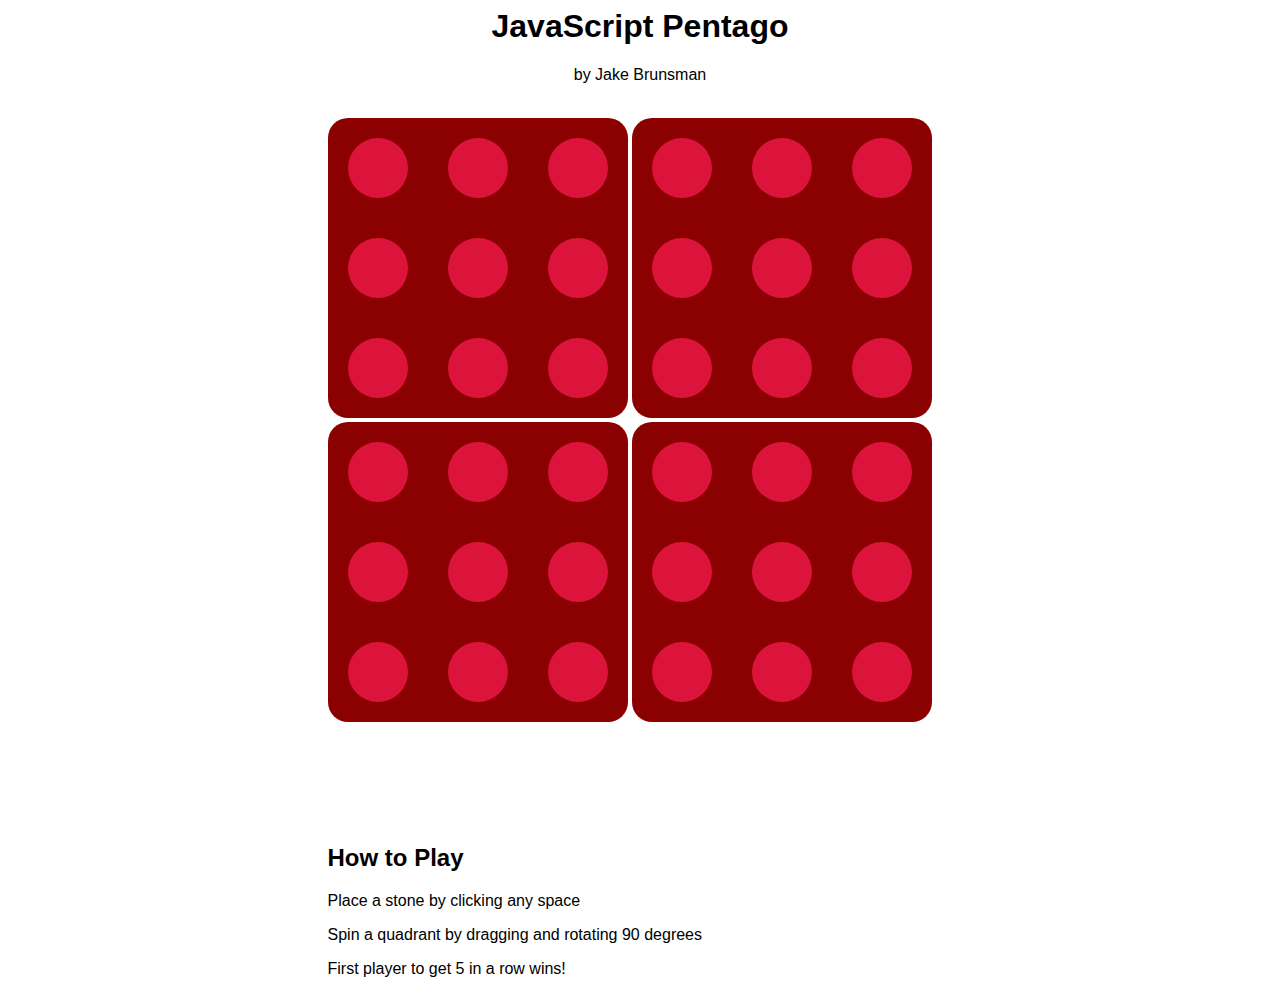
<file: index.html>
<html>
    <head>
        <meta charset="UTF-8"> 
        <title>Pentago Online</title>
        <style>
            body { background: white; }
            #board, #instructions { margin: auto; width: 625px; }
            #quad0, #quad1, #quad2, #quad3 { transform-origin: 50% 50%; }
            #alert { visibility: hidden; text-align: center; font-family: sans-serif; }
            #title { text-align: center; font-family: sans-serif; }
            #instructions { font-family: sans-serif; }
            .words { color: black; }
        </style>
    </head>
    <body>
        <div id="title" class="words">
            <h1>JavaScript Pentago</h1>
            <p>by Jake Brunsman</p>
        </div>
        <br>

        <div id="board">
            <svg id="quad0" class="quad" width="300" height="300" x="50" y="50">
                <rect rx="20" ry="20" width="300" height="300" fill="darkred"></rect>
                
                    <circle class="piece row0" cx="50" cy="50" r="30" fill="crimson" onmousedown="pieceClick(this, 0, 0, 0)"></circle>
                    <circle class="piece row0" cx="150" cy="50" r="30" fill="crimson" onmousedown="pieceClick(this, 0, 0, 1)"></circle>
                    <circle class="piece row0" cx="250" cy="50" r="30" fill="crimson" onmousedown="pieceClick(this, 0, 0, 2)"></circle>
                
                    <circle class="piece row1" cx="50" cy="150" r="30" fill="crimson" onmousedown="pieceClick(this, 0, 1, 0)"></circle>
                    <circle class="piece row1" cx="150" cy="150" r="30" fill="crimson" onmousedown="pieceClick(this, 0, 1, 1)"></circle>
                    <circle class="piece row1" cx="250" cy="150" r="30" fill="crimson" onmousedown="pieceClick(this, 0, 1, 2)"></circle>
                
                    <circle class="piece row2" cx="50" cy="250" r="30" fill="crimson" onmousedown="pieceClick(this, 0, 2, 0)"></circle>
                    <circle class="piece row2" cx="150" cy="250" r="30" fill="crimson" onmousedown="pieceClick(this, 0, 2, 1)"></circle>
                    <circle class="piece row2" cx="250" cy="250" r="30" fill="crimson" onmousedown="pieceClick(this, 0, 2, 2)"></circle>
            </svg>
                    
            <svg id="quad1" class="quad" width="300" height="300" x="351" y="50">
                <rect rx="20" ry="20" width="300" height="300" fill="darkred"></rect>
                
                    <circle class="piece row0" cx="50" cy="50" r="30" fill="crimson" onmousedown="pieceClick(this, 1, 0, 0)"></circle>
                    <circle class="piece row0" cx="150" cy="50" r="30" fill="crimson" onmousedown="pieceClick(this, 1, 0, 1)"></circle>
                    <circle class="piece row0" cx="250" cy="50" r="30" fill="crimson" onmousedown="pieceClick(this, 1, 0, 2)"></circle>
                
                    <circle class="piece row1" cx="50" cy="150" r="30" fill="crimson" onmousedown="pieceClick(this, 1, 1, 0)"></circle>
                    <circle class="piece row1" cx="150" cy="150" r="30" fill="crimson" onmousedown="pieceClick(this, 1, 1, 1)"></circle>
                    <circle class="piece row1" cx="250" cy="150" r="30" fill="crimson" onmousedown="pieceClick(this, 1, 1, 2)"></circle>
                
                    <circle class="piece row2" cx="50" cy="250" r="30" fill="crimson" onmousedown="pieceClick(this, 1, 2, 0)"></circle>
                    <circle class="piece row2" cx="150" cy="250" r="30" fill="crimson" onmousedown="pieceClick(this, 1, 2, 1)"></circle>
                    <circle class="piece row2" cx="250" cy="250" r="30" fill="crimson" onmousedown="pieceClick(this, 1, 2, 2)"></circle>
            </svg>

            <svg id="quad2" class="quad" width="300" height="300" x="50" y="351">
                <rect rx="20" ry="20" width="300" height="300" fill="darkred"></rect>
                
                    <circle class="piece row0" cx="50" cy="50" r="30" fill="crimson" onmousedown="pieceClick(this, 2, 0, 0)"></circle>
                    <circle class="piece row0" cx="150" cy="50" r="30" fill="crimson" onmousedown="pieceClick(this, 2, 0, 1)"></circle>
                    <circle class="piece row0" cx="250" cy="50" r="30" fill="crimson" onmousedown="pieceClick(this, 2, 0, 2)"></circle>
                
                    <circle class="piece row1" cx="50" cy="150" r="30" fill="crimson" onmousedown="pieceClick(this, 2, 1, 0)"></circle>
                    <circle class="piece row1" cx="150" cy="150" r="30" fill="crimson" onmousedown="pieceClick(this, 2, 1, 1)"></circle>
                    <circle class="piece row1" cx="250" cy="150" r="30" fill="crimson" onmousedown="pieceClick(this, 2, 1, 2)"></circle>
                
                    <circle class="piece row2" cx="50" cy="250" r="30" fill="crimson" onmousedown="pieceClick(this, 2, 2, 0)"></circle>
                    <circle class="piece row2" cx="150" cy="250" r="30" fill="crimson" onmousedown="pieceClick(this, 2, 2, 1)"></circle>
                    <circle class="piece row2" cx="250" cy="250" r="30" fill="crimson" onmousedown="pieceClick(this, 2, 2, 2)"></circle>
            </svg>

            <svg id="quad3" class="quad" width="300" height="300" x="351" y="351">
                <rect rx="20" ry="20" width="300" height="300" fill="darkred"></rect>
                
                    <circle class="piece row0" cx="50" cy="50" r="30" fill="crimson" onmousedown="pieceClick(this, 3, 0, 0)"></circle>
                    <circle class="piece row0" cx="150" cy="50" r="30" fill="crimson" onmousedown="pieceClick(this, 3, 0, 1)"></circle>
                    <circle class="piece row0" cx="250" cy="50" r="30" fill="crimson" onmousedown="pieceClick(this, 3, 0, 2)"></circle>
                
                    <circle class="piece row1" cx="50" cy="150" r="30" fill="crimson" onmousedown="pieceClick(this, 3, 1, 0)"></circle>
                    <circle class="piece row1" cx="150" cy="150" r="30" fill="crimson" onmousedown="pieceClick(this, 3, 1, 1)"></circle>
                    <circle class="piece row1" cx="250" cy="150" r="30" fill="crimson" onmousedown="pieceClick(this, 3, 1, 2)"></circle>
                
                    <circle class="piece row2" cx="50" cy="250" r="30" fill="crimson" onmousedown="pieceClick(this, 3, 2, 0)"></circle>
                    <circle class="piece row2" cx="150" cy="250" r="30" fill="crimson" onmousedown="pieceClick(this, 3, 2, 1)"></circle>
                    <circle class="piece row2" cx="250" cy="250" r="30" fill="crimson" onmousedown="pieceClick(this, 3, 2, 2)"></circle>
            </svg>
            
        </div>
        <div id="alert" class="words">
            <h1 id="alerttext">___ wins!</h1>
            <p>Click anywhere on the board to play again</p>
        </div>
        <script src="pentago.js"></script>
        <div id="instructions" class="words">
            <h2>
                How to Play
            </h2>
            <p>
                Place a stone by clicking any space
            </p>
            <p>
                Spin a quadrant by dragging and rotating 90 degrees
            </p>
            <p>
                First player to get 5 in a row wins!
            </p>
        </div>
    </body>
</html>
</file>
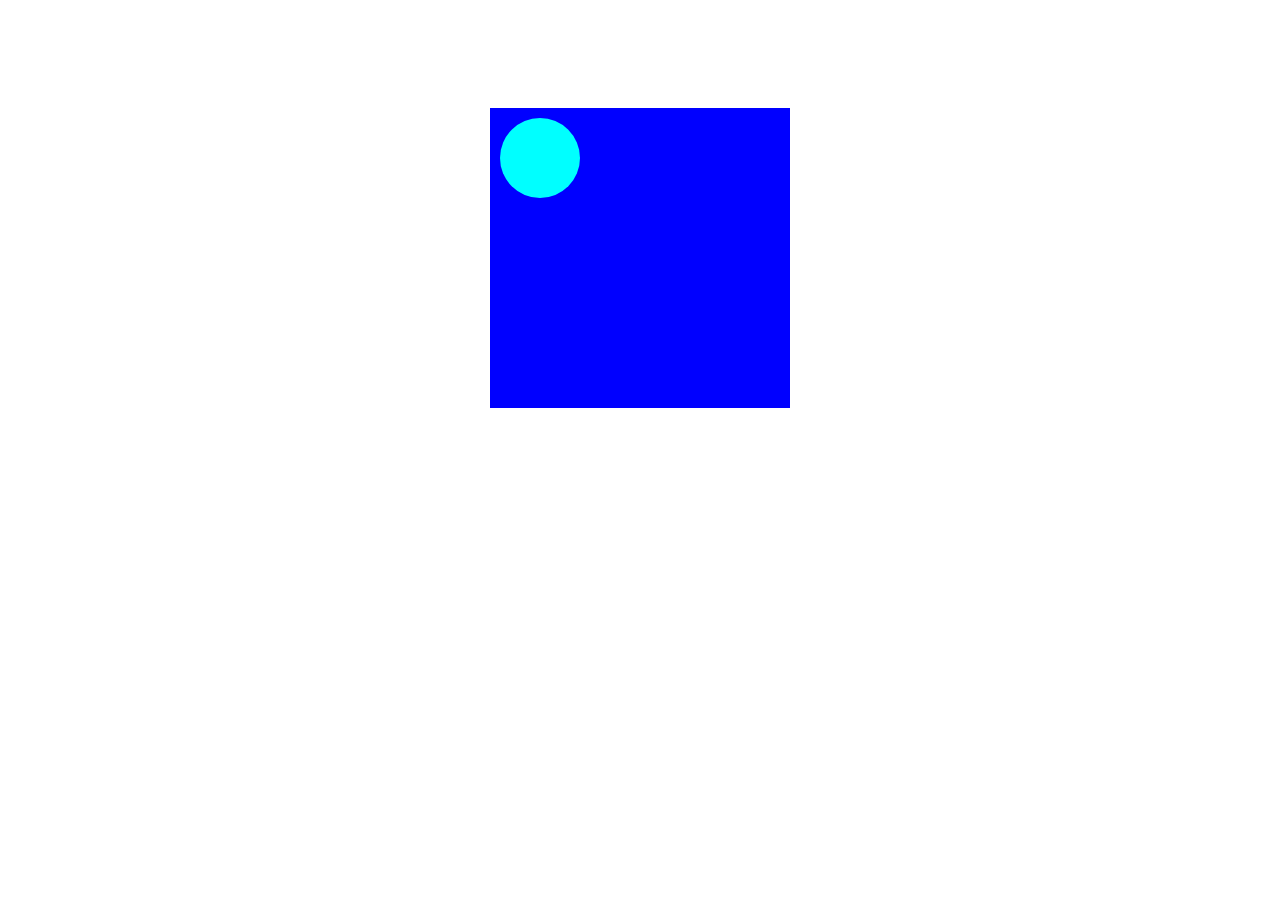
<file: rotate_final.html>
<html>
    <head>
        <style>
            #b { width: 500; margin: auto; transform-origin: 50% 50%; }
            
        </style>
        
    </head>
    <body>
        <div id="b">
            <svg width="500" height="500" id="a" class="quad">
                
                <rect width="300" height="300" x="100" y="100" fill="blue"></rect>
                <circle id="c" width="100" height="100" cx="150" cy="150" r="40" fill="cyan"></circle>
                
            </svg>
        </div>
        <p id="demo"></p>
        
        <script>
            var dragging = false;

            var startingMouseAngle = {};

            var box; // = document.getElementById("a");

            var boxCenter = {}; /* = {
                x: box.getAttribute("width") / 2,
                y: box.getAttribute("height") / 2
            } */

            /*
            Future note:
            getElementsByClassName is an array-like object, will have to loop through it to assign
            everything inside an event listener (like below)
            */

            document.getElementById("a").addEventListener("mousedown", function(ev) {
                dragging = true;
                if (ev.preventDefault) { // prevent firefox image dragging
                    ev.preventDefault();
                }
                //ev.stopPropagation();
                box = ev.target.parentElement;
                var field = box.getBoundingClientRect();
                boxCenter = {
                    x: (box.getAttribute("width") / 2) + field.left,
                    y: (box.getAttribute("height") / 2) + field.top
                }
                // get starting mouse coordinates on click
                startMouseCoords = {
                        x: ev.clientX,
                        y: ev.clientY
                }
            });

            document.addEventListener("mousemove", function(ev) {
                if (dragging) {
                    // get current mouse coordinates on drag
                    var field = box.getBoundingClientRect();
                    var currentMouseCoords = {
                        x: ev.clientX,// - field.left,
                        y: ev.clientY// - field.top
                    }

                    /*
                    if ( startMouseCoords.x < field.left || startMouseCoords.x > field.right || 
                        startMouseCoords.y < field.top || startMouseCoords.y > field.bottom ) {
                        document.querySelector(".trigger").onclick()
                    }*/

                    var finalDegree;
                    if ( currentMouseCoords.x !== startMouseCoords.x && currentMouseCoords.y !== startMouseCoords.y ) {
                        var startDegree = Math.atan2( currentMouseCoords.y - boxCenter.y, currentMouseCoords.x - boxCenter.x );
                        startDegree -= Math.atan2( startMouseCoords.y - boxCenter.y, startMouseCoords.x - boxCenter.x );
                        finalDegree = (startDegree * (360 / (2 * Math.PI)));
                    }

                    
                    if (finalDegree > 90 && finalDegree < 180) {
                        finalDegree = 90;
                        dragging = false;
                    }

                    if (finalDegree < 270 && finalDegree > 180 ) {
                        finalDegree = 270;
                        dragging = false;
                    }
                    
                    if (finalDegree < -90 && finalDegree > -180) {
                        finalDegree = -90;
                        dragging = false;
                    }

                    if (finalDegree > -270 && finalDegree < -180 ) {
                        finalDegree = -270;
                        dragging = false;
                    }

                    var coords = "start X: " + startMouseCoords.x + "<br>start Y: " + startMouseCoords.y + "<br>Start Degree: " + startDegree
                        + "<br>current X: " + currentMouseCoords.x + "<br>current Y: " + currentMouseCoords.y + "<br>Final Degree: " + finalDegree + 
                        "<br>box X: " + boxCenter.x + "<br>box Y: " + boxCenter.y;
                    document.getElementById("demo").innerHTML = coords;

                    box.style.transform = "rotate(" + finalDegree + "deg)";
                }
            });

            document.addEventListener("mouseup", function() {
                endingSnap();
            });

            function endingSnap() {
                dragging = false;
                box.style.transform = "rotate(0deg)";
            }

        </script>
    </body>
</html>
</file>
